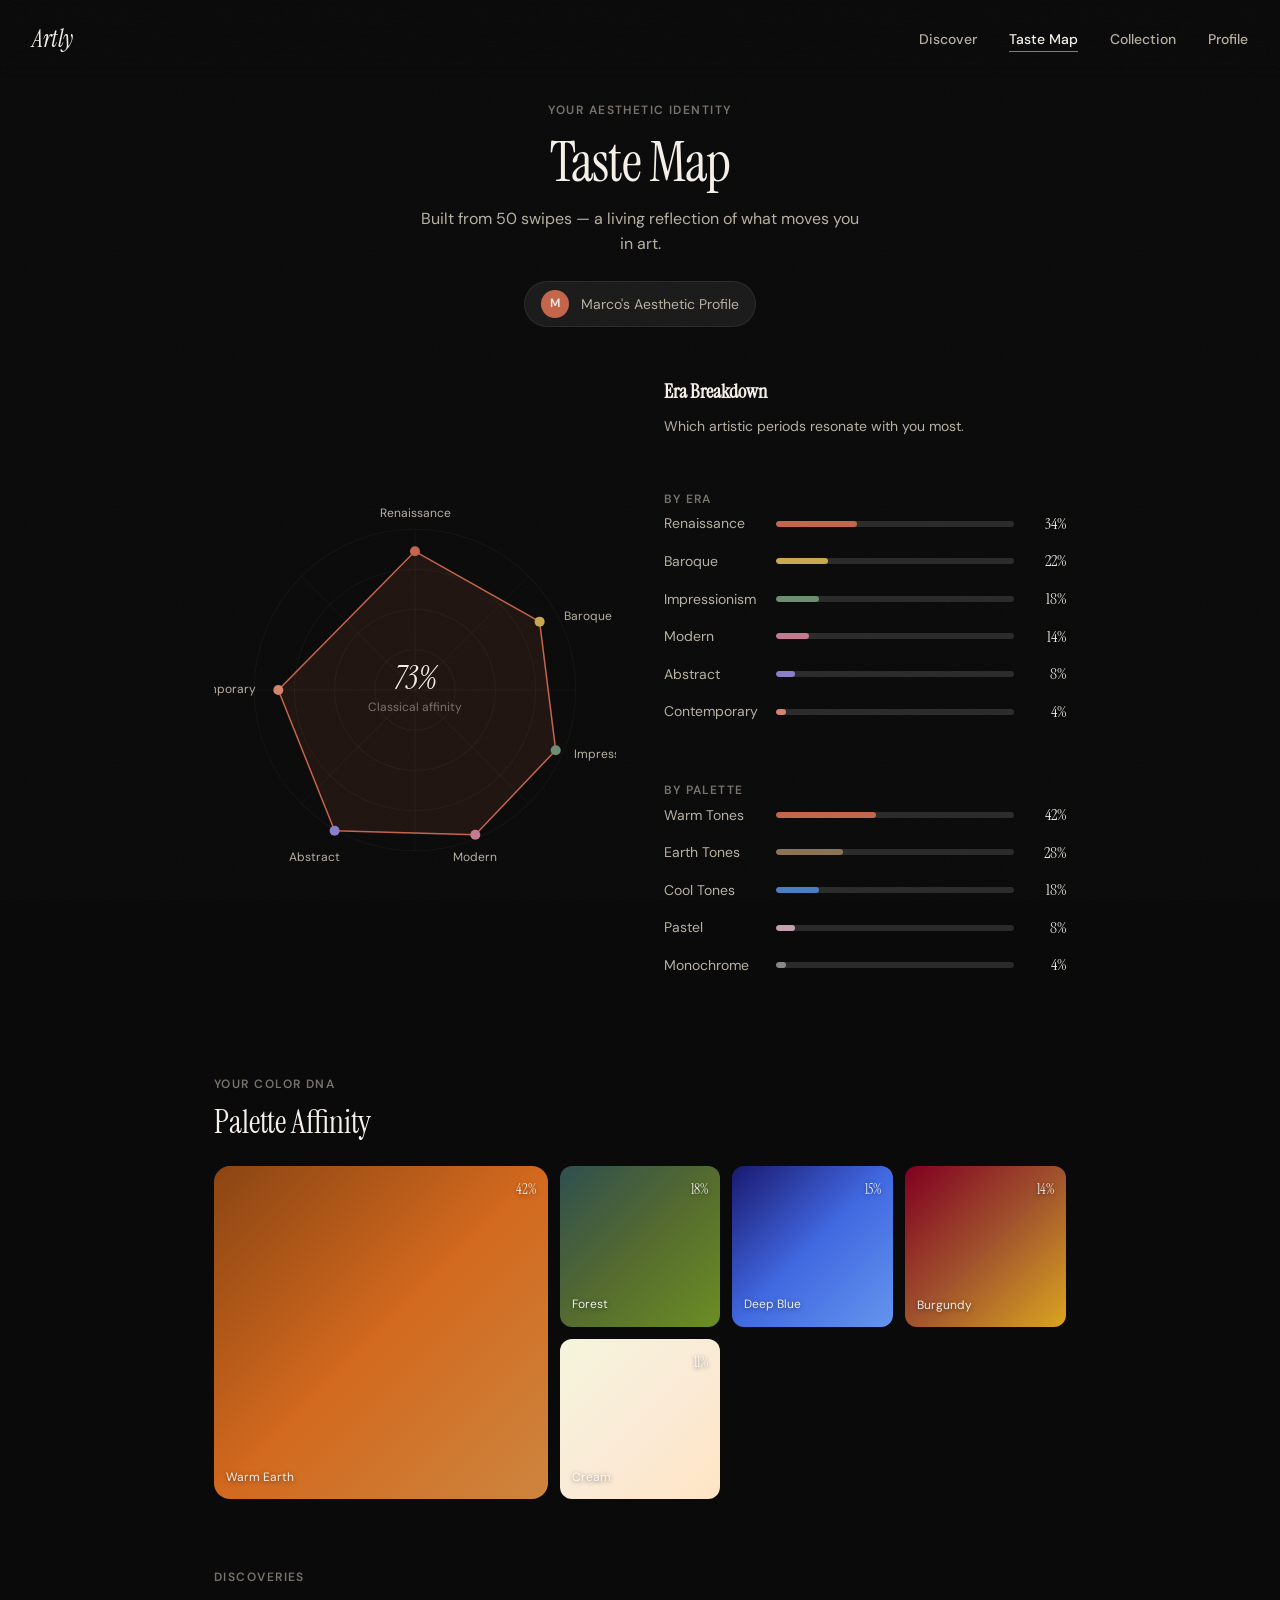
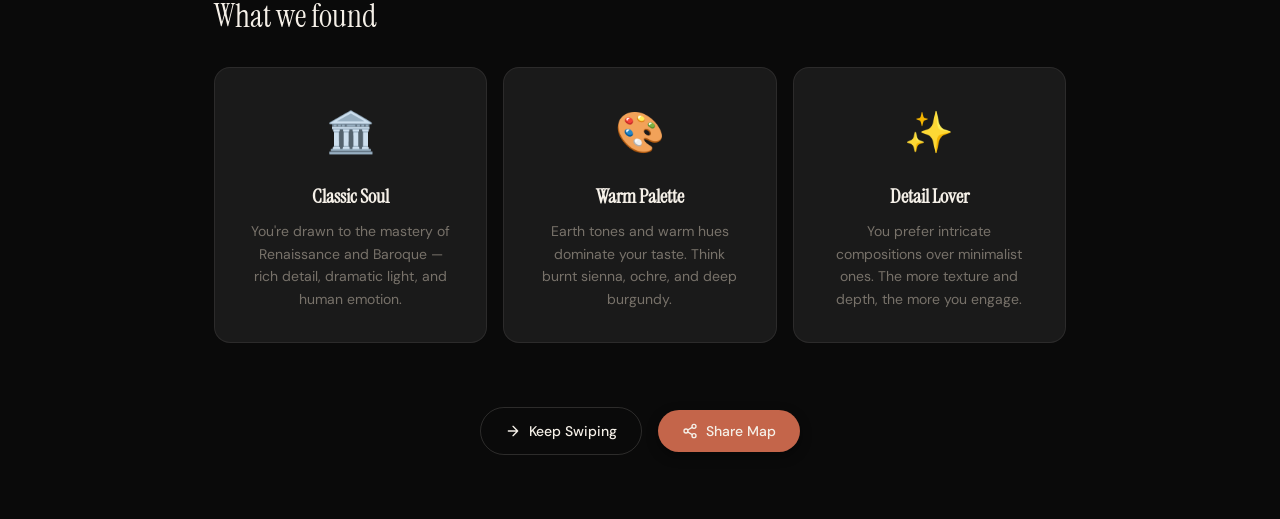
<file: docs/mockups/artly-app/map.html>
<!DOCTYPE html>
<html lang="en">
<head>
  <meta charset="UTF-8">
  <meta name="viewport" content="width=device-width, initial-scale=1.0">
  <title>Artly — Your Taste Map</title>
  <link rel="stylesheet" href="shared.css">
  <style>
    /* ─── Layout ─── */
    .map-page {
      min-height: 100vh;
      padding-top: var(--space-24);
      padding-bottom: var(--space-16);
    }

    /* ─── Header ─── */
    .map-header {
      text-align: center;
      margin-bottom: var(--space-12);
      padding: 0 var(--space-6);
    }

    .map-header-subtitle {
      max-width: 440px;
      margin: var(--space-4) auto 0;
    }

    .map-user {
      display: inline-flex;
      align-items: center;
      gap: var(--space-3);
      margin-top: var(--space-6);
      padding: var(--space-2) var(--space-4);
      border-radius: var(--radius-full);
      background: var(--color-bg-card);
      border: var(--border-subtle);
    }

    .map-user-avatar {
      width: 28px;
      height: 28px;
      border-radius: var(--radius-full);
      background: var(--color-terracotta);
      display: flex;
      align-items: center;
      justify-content: center;
      font-size: var(--text-xs);
      font-weight: 600;
    }

    .map-user-name {
      font-size: var(--text-sm);
      color: var(--color-ivory-muted);
    }

    /* ─── Map Visualization ─── */
    .map-viz {
      max-width: 900px;
      margin: 0 auto var(--space-16);
      padding: 0 var(--space-6);
      display: grid;
      grid-template-columns: 1fr 1fr;
      gap: var(--space-12);
      align-items: center;
    }

    .map-chart {
      position: relative;
      aspect-ratio: 1;
      display: flex;
      align-items: center;
      justify-content: center;
    }

    .map-chart svg {
      width: 100%;
      height: 100%;
    }

    .map-center-label {
      position: absolute;
      text-align: center;
    }

    .map-center-label-main {
      font-family: var(--font-display);
      font-size: var(--text-3xl);
      font-style: italic;
      color: var(--color-ivory);
      line-height: 1;
    }

    .map-center-label-sub {
      font-size: var(--text-xs);
      color: var(--color-ivory-dim);
      margin-top: var(--space-1);
    }

    /* ─── Breakdown ─── */
    .map-breakdown {
      display: flex;
      flex-direction: column;
      gap: var(--space-6);
    }

    .map-breakdown-title {
      font-family: var(--font-display);
      font-size: var(--text-xl);
      margin-bottom: var(--space-2);
    }

    .map-breakdown-section {
      margin-bottom: var(--space-4);
    }

    .map-breakdown-label {
      font-size: var(--text-xs);
      font-weight: 600;
      letter-spacing: 0.1em;
      text-transform: uppercase;
      color: var(--color-ivory-dim);
      margin-bottom: var(--space-3);
    }

    .map-item {
      display: flex;
      align-items: center;
      gap: var(--space-3);
      margin-bottom: var(--space-3);
    }

    .map-item-bar-wrap {
      flex: 1;
      height: 6px;
      background: var(--color-surface);
      border-radius: var(--radius-full);
      overflow: hidden;
    }

    .map-item-bar {
      height: 100%;
      border-radius: var(--radius-full);
      transition: width 1.2s var(--ease-out);
      width: 0;
    }

    .map-item-bar.animated {
      /* width set via inline style */
    }

    .map-item-name {
      font-size: var(--text-sm);
      color: var(--color-ivory-muted);
      min-width: 100px;
    }

    .map-item-percent {
      font-family: var(--font-display);
      font-size: var(--text-base);
      color: var(--color-ivory);
      min-width: 40px;
      text-align: right;
      font-variant-numeric: tabular-nums;
    }

    /* Colors for eras */
    .bar-renaissance { background: var(--color-terracotta); }
    .bar-baroque { background: var(--color-gold); }
    .bar-impressionism { background: var(--color-sage); }
    .bar-modern { background: var(--color-rose); }
    .bar-abstract { background: #8b7ec8; }
    .bar-contemporary { background: var(--color-terracotta-light); }

    /* Colors for palettes */
    .bar-warm { background: #c4654a; }
    .bar-cool { background: #4a7ec4; }
    .bar-earth { background: #8b7355; }
    .bar-pastel { background: #c4a0b0; }
    .bar-monochrome { background: #888; }

    /* ─── Palette Preview ─── */
    .palette-section {
      max-width: 900px;
      margin: 0 auto var(--space-16);
      padding: 0 var(--space-6);
    }

    .palette-header {
      display: flex;
      align-items: center;
      justify-content: space-between;
      margin-bottom: var(--space-6);
    }

    .palette-grid {
      display: grid;
      grid-template-columns: repeat(5, 1fr);
      gap: var(--space-3);
    }

    .palette-swatch {
      aspect-ratio: 1;
      border-radius: var(--radius-lg);
      position: relative;
      overflow: hidden;
      cursor: pointer;
      transition: all var(--duration-normal) var(--ease-out);
    }

    .palette-swatch:hover {
      transform: scale(1.05);
      box-shadow: var(--shadow-lg);
    }

    .palette-swatch:first-child {
      border-radius: var(--radius-xl);
      grid-row: span 2;
      grid-column: span 2;
    }

    .palette-swatch-label {
      position: absolute;
      bottom: var(--space-3);
      left: var(--space-3);
      font-size: var(--text-xs);
      color: rgba(255,255,255,0.9);
      text-shadow: 0 1px 4px rgba(0,0,0,0.5);
    }

    .palette-swatch-percent {
      position: absolute;
      top: var(--space-3);
      right: var(--space-3);
      font-family: var(--font-display);
      font-size: var(--text-sm);
      color: rgba(255,255,255,0.9);
      text-shadow: 0 1px 4px rgba(0,0,0,0.5);
    }

    /* ─── Insights ─── */
    .insights {
      max-width: 900px;
      margin: 0 auto var(--space-16);
      padding: 0 var(--space-6);
    }

    .insights-grid {
      display: grid;
      grid-template-columns: repeat(3, 1fr);
      gap: var(--space-4);
    }

    .insight-card {
      padding: var(--space-8);
      border-radius: var(--radius-xl);
      background: var(--color-bg-card);
      border: var(--border-subtle);
      text-align: center;
      transition: all var(--duration-normal) var(--ease-out);
    }

    .insight-card:hover {
      border-color: rgba(245, 240, 232, 0.12);
      transform: translateY(-2px);
    }

    .insight-emoji {
      font-size: var(--text-4xl);
      margin-bottom: var(--space-4);
    }

    .insight-title {
      font-family: var(--font-display);
      font-size: var(--text-xl);
      margin-bottom: var(--space-2);
    }

    .insight-desc {
      font-size: var(--text-sm);
      color: var(--color-ivory-dim);
      line-height: 1.6;
    }

    /* ─── Actions ─── */
    .map-actions {
      display: flex;
      align-items: center;
      justify-content: center;
      gap: var(--space-4);
      margin-top: var(--space-8);
    }

    .share-btn {
      display: inline-flex;
      align-items: center;
      gap: var(--space-2);
    }

    /* ─── Responsive ─── */
    @media (max-width: 768px) {
      .map-viz {
        grid-template-columns: 1fr;
        gap: var(--space-8);
      }

      .insights-grid {
        grid-template-columns: 1fr;
      }

      .palette-grid {
        grid-template-columns: repeat(3, 1fr);
      }

      .palette-swatch:first-child {
        grid-row: span 1;
        grid-column: span 1;
      }
    }

    @media (max-width: 480px) {
      .palette-grid {
        grid-template-columns: repeat(2, 1fr);
      }
    }
  </style>
</head>
<body>
  <div class="grain"></div>

  <!-- Navigation -->
  <nav class="nav">
    <a href="index.html" class="nav-logo"><em>Artly</em></a>
    <ul class="nav-links">
      <li><a href="swipe.html" class="nav-link">Discover</a></li>
      <li><a href="map.html" class="nav-link active">Taste Map</a></li>
      <li><a href="collection.html" class="nav-link">Collection</a></li>
      <li><a href="profile.html" class="nav-link">Profile</a></li>
    </ul>
  </nav>

  <main class="map-page">
    <!-- Header -->
    <header class="map-header animate-fade-in-up">
      <span class="text-label">Your Aesthetic Identity</span>
      <h1 class="heading-1" style="margin-top: var(--space-3);">Taste Map</h1>
      <p class="text-body map-header-subtitle">
        Built from 50 swipes — a living reflection of what moves you in art.
      </p>
      <div class="map-user">
        <div class="map-user-avatar">M</div>
        <span class="map-user-name">Marco's Aesthetic Profile</span>
      </div>
    </header>

    <!-- Map Visualization -->
    <div class="map-viz">
      <!-- Radar Chart -->
      <div class="map-chart animate-scale-in delay-2">
        <svg viewBox="0 0 400 400" id="radarChart">
          <!-- Grid circles -->
          <circle cx="200" cy="200" r="160" fill="none" stroke="rgba(245,240,232,0.04)" stroke-width="1"/>
          <circle cx="200" cy="200" r="120" fill="none" stroke="rgba(245,240,232,0.04)" stroke-width="1"/>
          <circle cx="200" cy="200" r="80" fill="none" stroke="rgba(245,240,232,0.04)" stroke-width="1"/>
          <circle cx="200" cy="200" r="40" fill="none" stroke="rgba(245,240,232,0.04)" stroke-width="1"/>

          <!-- Grid lines -->
          <line x1="200" y1="40" x2="200" y2="360" stroke="rgba(245,240,232,0.03)" stroke-width="1"/>
          <line x1="40" y1="200" x2="360" y2="200" stroke="rgba(245,240,232,0.03)" stroke-width="1"/>
          <line x1="87" y1="87" x2="313" y2="313" stroke="rgba(245,240,232,0.03)" stroke-width="1"/>
          <line x1="313" y1="87" x2="87" y2="313" stroke="rgba(245,240,232,0.03)" stroke-width="1"/>

          <!-- Data polygon -->
          <polygon id="radarPolygon" points="200,62 324,132 340,260 260,344 120,340 64,200"
            fill="rgba(196,101,74,0.12)" stroke="var(--color-terracotta)" stroke-width="1.5"
            stroke-linejoin="round" opacity="0"/>

          <!-- Data points -->
          <circle cx="200" cy="62" r="5" fill="var(--color-terracotta)" opacity="0" class="radar-dot"/>
          <circle cx="324" cy="132" r="5" fill="var(--color-gold)" opacity="0" class="radar-dot"/>
          <circle cx="340" cy="260" r="5" fill="var(--color-sage)" opacity="0" class="radar-dot"/>
          <circle cx="260" cy="344" r="5" fill="var(--color-rose)" opacity="0" class="radar-dot"/>
          <circle cx="120" cy="340" r="5" fill="#8b7ec8" opacity="0" class="radar-dot"/>
          <circle cx="64" cy="200" r="5" fill="var(--color-terracotta-light)" opacity="0" class="radar-dot"/>

          <!-- Labels -->
          <text x="200" y="28" text-anchor="middle" fill="var(--color-ivory-muted)" font-size="12" font-family="DM Sans">Renaissance</text>
          <text x="348" y="130" text-anchor="start" fill="var(--color-ivory-muted)" font-size="12" font-family="DM Sans">Baroque</text>
          <text x="358" y="268" text-anchor="start" fill="var(--color-ivory-muted)" font-size="12" font-family="DM Sans">Impressionism</text>
          <text x="260" y="370" text-anchor="middle" fill="var(--color-ivory-muted)" font-size="12" font-family="DM Sans">Modern</text>
          <text x="100" y="370" text-anchor="middle" fill="var(--color-ivory-muted)" font-size="12" font-family="DM Sans">Abstract</text>
          <text x="42" y="200" text-anchor="end" fill="var(--color-ivory-muted)" font-size="12" font-family="DM Sans" dominant-baseline="middle">Contemporary</text>
        </svg>

        <div class="map-center-label">
          <div class="map-center-label-main">73%</div>
          <div class="map-center-label-sub">Classical affinity</div>
        </div>
      </div>

      <!-- Breakdown -->
      <div class="map-breakdown">
        <div>
          <h3 class="map-breakdown-title">Era Breakdown</h3>
          <p class="text-body" style="font-size: var(--text-sm); margin-bottom: var(--space-6);">
            Which artistic periods resonate with you most.
          </p>
        </div>

        <div class="map-breakdown-section">
          <span class="map-breakdown-label">By Era</span>
          <div class="map-item">
            <span class="map-item-name">Renaissance</span>
            <div class="map-item-bar-wrap">
              <div class="map-item-bar bar-renaissance" data-width="34"></div>
            </div>
            <span class="map-item-percent">34%</span>
          </div>
          <div class="map-item">
            <span class="map-item-name">Baroque</span>
            <div class="map-item-bar-wrap">
              <div class="map-item-bar bar-baroque" data-width="22"></div>
            </div>
            <span class="map-item-percent">22%</span>
          </div>
          <div class="map-item">
            <span class="map-item-name">Impressionism</span>
            <div class="map-item-bar-wrap">
              <div class="map-item-bar bar-impressionism" data-width="18"></div>
            </div>
            <span class="map-item-percent">18%</span>
          </div>
          <div class="map-item">
            <span class="map-item-name">Modern</span>
            <div class="map-item-bar-wrap">
              <div class="map-item-bar bar-modern" data-width="14"></div>
            </div>
            <span class="map-item-percent">14%</span>
          </div>
          <div class="map-item">
            <span class="map-item-name">Abstract</span>
            <div class="map-item-bar-wrap">
              <div class="map-item-bar bar-abstract" data-width="8"></div>
            </div>
            <span class="map-item-percent">8%</span>
          </div>
          <div class="map-item">
            <span class="map-item-name">Contemporary</span>
            <div class="map-item-bar-wrap">
              <div class="map-item-bar bar-contemporary" data-width="4"></div>
            </div>
            <span class="map-item-percent">4%</span>
          </div>
        </div>

        <div class="map-breakdown-section">
          <span class="map-breakdown-label">By Palette</span>
          <div class="map-item">
            <span class="map-item-name">Warm Tones</span>
            <div class="map-item-bar-wrap">
              <div class="map-item-bar bar-warm" data-width="42"></div>
            </div>
            <span class="map-item-percent">42%</span>
          </div>
          <div class="map-item">
            <span class="map-item-name">Earth Tones</span>
            <div class="map-item-bar-wrap">
              <div class="map-item-bar bar-earth" data-width="28"></div>
            </div>
            <span class="map-item-percent">28%</span>
          </div>
          <div class="map-item">
            <span class="map-item-name">Cool Tones</span>
            <div class="map-item-bar-wrap">
              <div class="map-item-bar bar-cool" data-width="18"></div>
            </div>
            <span class="map-item-percent">18%</span>
          </div>
          <div class="map-item">
            <span class="map-item-name">Pastel</span>
            <div class="map-item-bar-wrap">
              <div class="map-item-bar bar-pastel" data-width="8"></div>
            </div>
            <span class="map-item-percent">8%</span>
          </div>
          <div class="map-item">
            <span class="map-item-name">Monochrome</span>
            <div class="map-item-bar-wrap">
              <div class="map-item-bar bar-monochrome" data-width="4"></div>
            </div>
            <span class="map-item-percent">4%</span>
          </div>
        </div>
      </div>
    </div>

    <!-- Palette Preview -->
    <section class="palette-section">
      <div class="palette-header">
        <div>
          <span class="text-label">Your Color DNA</span>
          <h3 class="heading-3" style="margin-top: var(--space-2);">Palette Affinity</h3>
        </div>
      </div>
      <div class="palette-grid">
        <div class="palette-swatch animate-fade-in-up delay-1" style="background: linear-gradient(135deg, #8B4513, #D2691E, #CD853F);">
          <span class="palette-swatch-label">Warm Earth</span>
          <span class="palette-swatch-percent">42%</span>
        </div>
        <div class="palette-swatch animate-fade-in-up delay-2" style="background: linear-gradient(135deg, #2F4F4F, #556B2F, #6B8E23);">
          <span class="palette-swatch-label">Forest</span>
          <span class="palette-swatch-percent">18%</span>
        </div>
        <div class="palette-swatch animate-fade-in-up delay-3" style="background: linear-gradient(135deg, #191970, #4169E1, #6495ED);">
          <span class="palette-swatch-label">Deep Blue</span>
          <span class="palette-swatch-percent">15%</span>
        </div>
        <div class="palette-swatch animate-fade-in-up delay-4" style="background: linear-gradient(135deg, #800020, #A0522D, #DAA520);">
          <span class="palette-swatch-label">Burgundy</span>
          <span class="palette-swatch-percent">14%</span>
        </div>
        <div class="palette-swatch animate-fade-in-up delay-5" style="background: linear-gradient(135deg, #F5F5DC, #FAEBD7, #FFE4C4);">
          <span class="palette-swatch-label">Cream</span>
          <span class="palette-swatch-percent">11%</span>
        </div>
      </div>
    </section>

    <!-- Insights -->
    <section class="insights">
      <div style="margin-bottom: var(--space-8);">
        <span class="text-label">Discoveries</span>
        <h3 class="heading-3" style="margin-top: var(--space-2);">What we found</h3>
      </div>
      <div class="insights-grid">
        <div class="insight-card animate-fade-in-up delay-1">
          <div class="insight-emoji">🏛️</div>
          <h4 class="insight-title">Classic Soul</h4>
          <p class="insight-desc">
            You're drawn to the mastery of Renaissance and Baroque — rich detail, dramatic light, and human emotion.
          </p>
        </div>
        <div class="insight-card animate-fade-in-up delay-2">
          <div class="insight-emoji">🎨</div>
          <h4 class="insight-title">Warm Palette</h4>
          <p class="insight-desc">
            Earth tones and warm hues dominate your taste. Think burnt sienna, ochre, and deep burgundy.
          </p>
        </div>
        <div class="insight-card animate-fade-in-up delay-3">
          <div class="insight-emoji">✨</div>
          <h4 class="insight-title">Detail Lover</h4>
          <p class="insight-desc">
            You prefer intricate compositions over minimalist ones. The more texture and depth, the more you engage.
          </p>
        </div>
      </div>
    </section>

    <!-- Actions -->
    <div style="text-align: center; padding: 0 var(--space-6);">
      <div class="map-actions animate-fade-in-up delay-4">
        <a href="swipe.html" class="btn btn-secondary">
          <svg width="16" height="16" viewBox="0 0 24 24" fill="none" stroke="currentColor" stroke-width="2" stroke-linecap="round" stroke-linejoin="round">
            <path d="M5 12h14M12 5l7 7-7 7"/>
          </svg>
          Keep Swiping
        </a>
        <button class="btn btn-primary share-btn" onclick="shareMap()">
          <svg width="16" height="16" viewBox="0 0 24 24" fill="none" stroke="currentColor" stroke-width="2" stroke-linecap="round" stroke-linejoin="round">
            <circle cx="18" cy="5" r="3"/><circle cx="6" cy="12" r="3"/><circle cx="18" cy="19" r="3"/>
            <line x1="8.59" y1="13.51" x2="15.42" y2="17.49"/><line x1="15.41" y1="6.51" x2="8.59" y2="10.49"/>
          </svg>
          Share Map
        </button>
      </div>
    </div>
  </main>

  <script>
    // ─── Animate bars on scroll ───
    const barObserver = new IntersectionObserver((entries) => {
      entries.forEach(entry => {
        if (entry.isIntersecting) {
          const bars = entry.target.querySelectorAll('.map-item-bar');
          bars.forEach((bar, i) => {
            setTimeout(() => {
              bar.style.width = bar.dataset.width + '%';
            }, i * 100);
          });
          barObserver.unobserve(entry.target);
        }
      });
    }, { threshold: 0.2 });

    document.querySelectorAll('.map-breakdown-section').forEach(section => {
      barObserver.observe(section);
    });

    // ─── Animate radar chart ───
    const radarObserver = new IntersectionObserver((entries) => {
      entries.forEach(entry => {
        if (entry.isIntersecting) {
          const polygon = document.getElementById('radarPolygon');
          const dots = document.querySelectorAll('.radar-dot');

          setTimeout(() => {
            polygon.style.transition = 'opacity 0.8s ease';
            polygon.style.opacity = '1';
          }, 300);

          dots.forEach((dot, i) => {
            setTimeout(() => {
              dot.style.transition = 'opacity 0.4s ease';
              dot.style.opacity = '1';
            }, 500 + i * 100);
          });

          radarObserver.unobserve(entry.target);
        }
      });
    }, { threshold: 0.3 });

    radarObserver.observe(document.querySelector('.map-chart'));

    // ─── Share function ───
    function shareMap() {
      if (navigator.share) {
        navigator.share({
          title: 'My Artly Taste Map',
          text: 'I discovered my aesthetic identity on Artly — 34% Renaissance, 22% Baroque. What\'s yours?',
          url: window.location.href
        });
      } else {
        navigator.clipboard.writeText(window.location.href);
        alert('Link copied to clipboard!');
      }
    }
  </script>
</body>
</html>
</file>
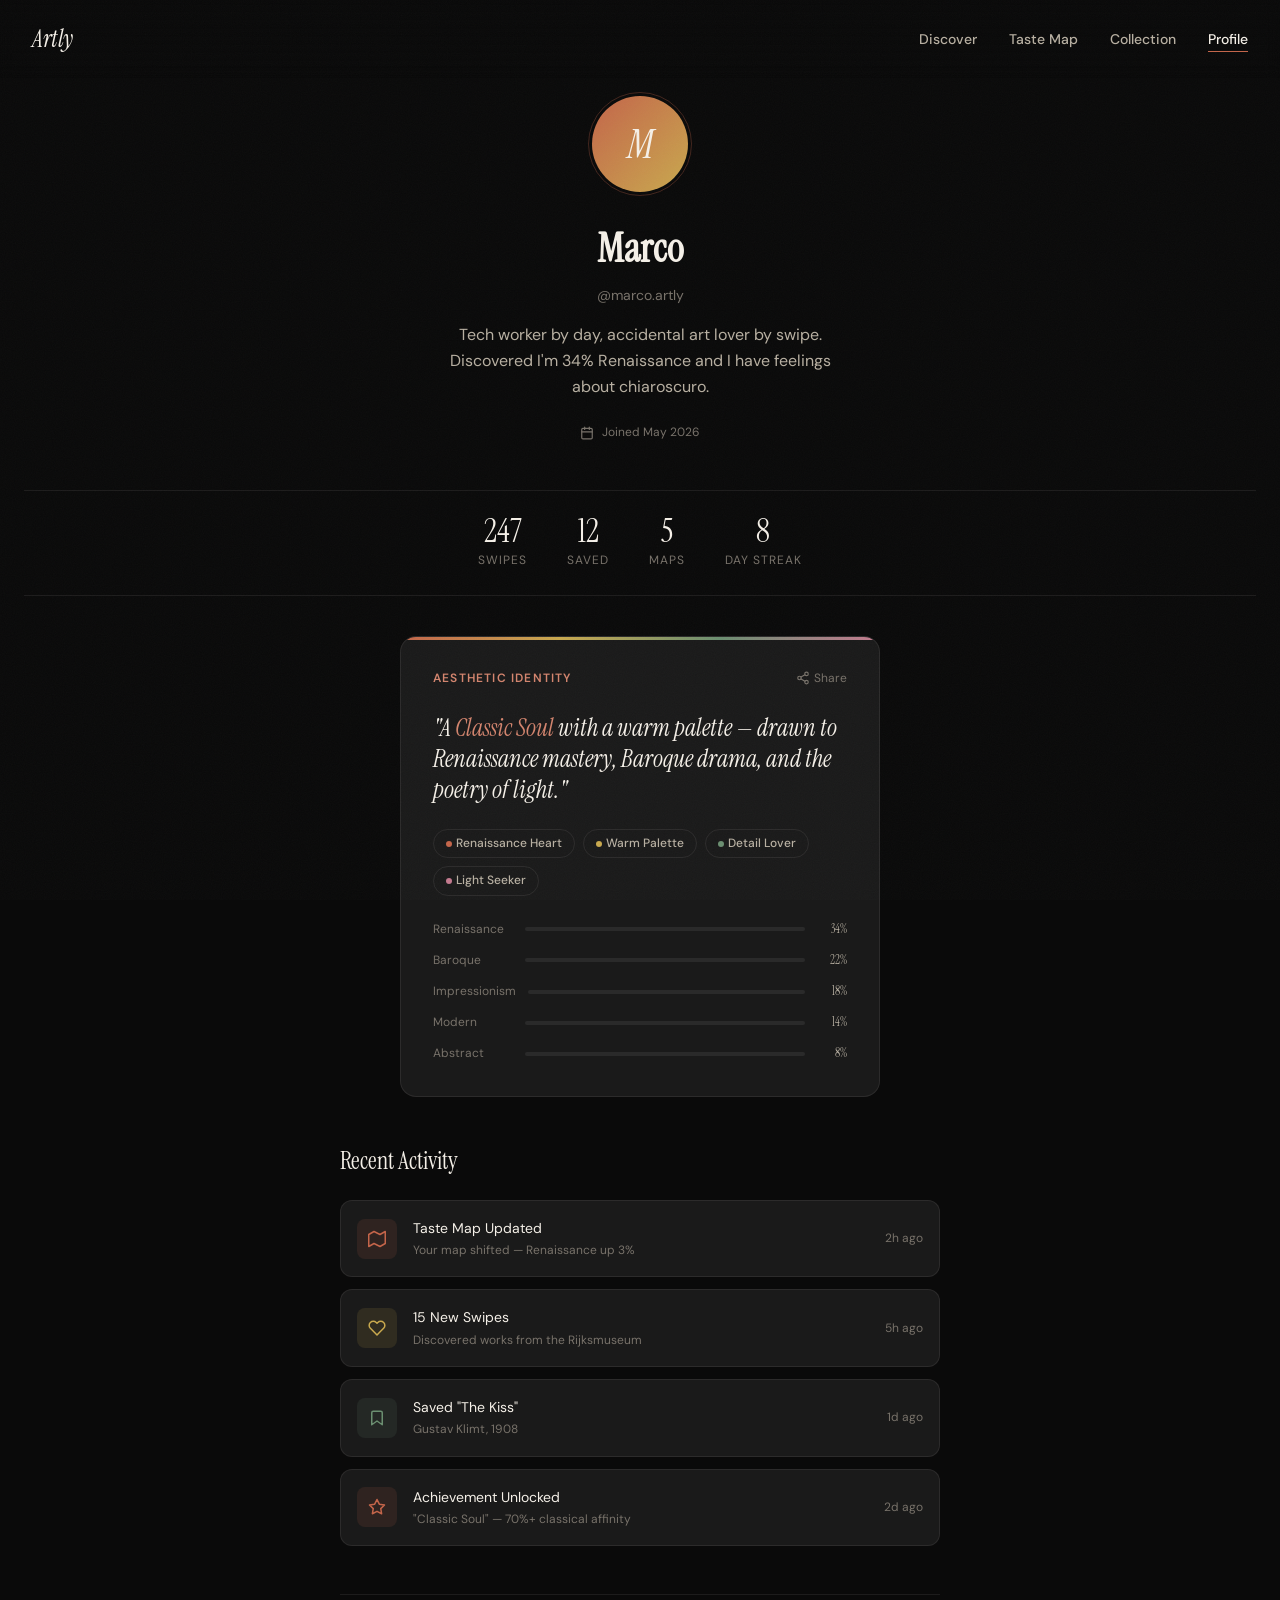
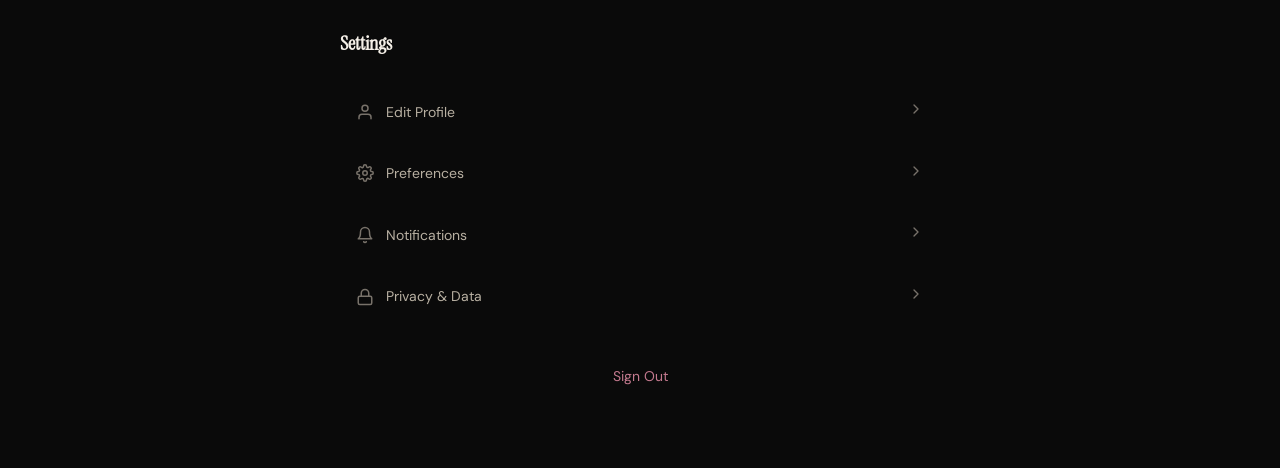
<file: docs/mockups/artly-app/profile.html>
<!DOCTYPE html>
<html lang="en">
<head>
  <meta charset="UTF-8">
  <meta name="viewport" content="width=device-width, initial-scale=1.0">
  <title>Artly — Profile</title>
  <link rel="stylesheet" href="shared.css">
  <style>
    /* ─── Layout ─── */
    .profile-page {
      min-height: 100vh;
      padding: var(--space-24) var(--space-6) var(--space-16);
    }

    /* ─── Profile Header ─── */
    .profile-header {
      max-width: 600px;
      margin: 0 auto var(--space-12);
      text-align: center;
    }

    .profile-avatar-wrap {
      position: relative;
      display: inline-block;
      margin-bottom: var(--space-6);
    }

    .profile-avatar {
      width: 96px;
      height: 96px;
      border-radius: var(--radius-full);
      background: linear-gradient(135deg, var(--color-terracotta), var(--color-gold));
      display: flex;
      align-items: center;
      justify-content: center;
      font-family: var(--font-display);
      font-size: var(--text-4xl);
      font-style: italic;
      color: var(--color-ivory);
      position: relative;
      z-index: 1;
    }

    .profile-avatar-ring {
      position: absolute;
      inset: -4px;
      border-radius: var(--radius-full);
      border: 1px solid rgba(196, 101, 74, 0.3);
      animation: pulse-glow 3s ease-in-out infinite;
    }

    .profile-name {
      font-family: var(--font-display);
      font-size: var(--text-4xl);
      margin-bottom: var(--space-1);
    }

    .profile-handle {
      font-size: var(--text-sm);
      color: var(--color-ivory-dim);
      margin-bottom: var(--space-4);
    }

    .profile-bio {
      font-size: var(--text-base);
      color: var(--color-ivory-muted);
      line-height: 1.6;
      max-width: 400px;
      margin: 0 auto var(--space-6);
    }

    .profile-joined {
      font-size: var(--text-xs);
      color: var(--color-ivory-dim);
      display: flex;
      align-items: center;
      justify-content: center;
      gap: var(--space-2);
    }

    .profile-joined svg {
      width: 14px;
      height: 14px;
    }

    /* ─── Stats ─── */
    .profile-stats {
      display: flex;
      justify-content: center;
      gap: var(--space-10);
      margin-bottom: var(--space-10);
      padding: var(--space-6) 0;
      border-top: var(--border-subtle);
      border-bottom: var(--border-subtle);
    }

    .stat {
      text-align: center;
    }

    .stat-value {
      font-family: var(--font-display);
      font-size: var(--text-3xl);
      color: var(--color-ivory);
      line-height: 1;
      margin-bottom: var(--space-1);
    }

    .stat-label {
      font-size: var(--text-xs);
      color: var(--color-ivory-dim);
      text-transform: uppercase;
      letter-spacing: 0.08em;
    }

    /* ─── Identity Card ─── */
    .identity-card {
      max-width: 480px;
      margin: 0 auto var(--space-12);
      padding: var(--space-8);
      border-radius: var(--radius-xl);
      background: var(--color-bg-card);
      border: var(--border-subtle);
      position: relative;
      overflow: hidden;
    }

    .identity-card::before {
      content: '';
      position: absolute;
      top: 0;
      left: 0;
      right: 0;
      height: 3px;
      background: linear-gradient(90deg, var(--color-terracotta), var(--color-gold), var(--color-sage), var(--color-rose));
    }

    .identity-card-header {
      display: flex;
      align-items: center;
      justify-content: space-between;
      margin-bottom: var(--space-6);
    }

    .identity-card-label {
      font-size: var(--text-xs);
      font-weight: 600;
      letter-spacing: 0.1em;
      text-transform: uppercase;
      color: var(--color-terracotta-light);
    }

    .identity-card-share {
      font-size: var(--text-xs);
      color: var(--color-ivory-dim);
      display: flex;
      align-items: center;
      gap: var(--space-1);
      cursor: pointer;
      transition: color var(--duration-fast);
    }

    .identity-card-share:hover {
      color: var(--color-ivory);
    }

    .identity-card-share svg {
      width: 14px;
      height: 14px;
    }

    .identity-quote {
      font-family: var(--font-display);
      font-size: var(--text-2xl);
      font-style: italic;
      line-height: 1.3;
      color: var(--color-ivory);
      margin-bottom: var(--space-6);
    }

    .identity-quote span {
      color: var(--color-terracotta-light);
    }

    .identity-traits {
      display: flex;
      flex-wrap: wrap;
      gap: var(--space-2);
      margin-bottom: var(--space-6);
    }

    .identity-trait {
      display: inline-flex;
      align-items: center;
      gap: var(--space-1);
      padding: var(--space-1) var(--space-3);
      border-radius: var(--radius-full);
      font-size: var(--text-xs);
      font-weight: 500;
      border: var(--border-subtle);
      color: var(--color-ivory-muted);
    }

    .identity-trait-dot {
      width: 6px;
      height: 6px;
      border-radius: var(--radius-full);
    }

    .identity-bars {
      display: flex;
      flex-direction: column;
      gap: var(--space-3);
    }

    .identity-bar-row {
      display: flex;
      align-items: center;
      gap: var(--space-3);
    }

    .identity-bar-label {
      font-size: var(--text-xs);
      color: var(--color-ivory-dim);
      min-width: 80px;
    }

    .identity-bar-track {
      flex: 1;
      height: 4px;
      background: var(--color-surface);
      border-radius: var(--radius-full);
      overflow: hidden;
    }

    .identity-bar-fill {
      height: 100%;
      border-radius: var(--radius-full);
      width: 0;
      transition: width 1.5s var(--ease-out);
    }

    .identity-bar-percent {
      font-family: var(--font-display);
      font-size: var(--text-xs);
      color: var(--color-ivory-muted);
      min-width: 30px;
      text-align: right;
    }

    /* ─── Activity ─── */
    .activity-section {
      max-width: 600px;
      margin: 0 auto;
    }

    .activity-header {
      display: flex;
      align-items: center;
      justify-content: space-between;
      margin-bottom: var(--space-6);
    }

    .activity-list {
      display: flex;
      flex-direction: column;
      gap: var(--space-3);
    }

    .activity-item {
      display: flex;
      align-items: center;
      gap: var(--space-4);
      padding: var(--space-4);
      border-radius: var(--radius-lg);
      background: var(--color-bg-card);
      border: var(--border-subtle);
      transition: all var(--duration-normal) var(--ease-out);
      cursor: pointer;
    }

    .activity-item:hover {
      border-color: rgba(245, 240, 232, 0.12);
      transform: translateX(4px);
    }

    .activity-icon {
      width: 40px;
      height: 40px;
      border-radius: var(--radius-md);
      display: flex;
      align-items: center;
      justify-content: center;
      flex-shrink: 0;
    }

    .activity-icon svg {
      width: 18px;
      height: 18px;
    }

    .activity-icon-map {
      background: rgba(196, 101, 74, 0.12);
      color: var(--color-terracotta);
    }

    .activity-icon-swipe {
      background: rgba(201, 169, 78, 0.12);
      color: var(--color-gold);
    }

    .activity-icon-save {
      background: rgba(107, 143, 113, 0.12);
      color: var(--color-sage);
    }

    .activity-content {
      flex: 1;
    }

    .activity-title {
      font-size: var(--text-sm);
      color: var(--color-ivory);
      margin-bottom: 2px;
    }

    .activity-desc {
      font-size: var(--text-xs);
      color: var(--color-ivory-dim);
    }

    .activity-time {
      font-size: var(--text-xs);
      color: var(--color-ivory-dim);
      white-space: nowrap;
    }

    /* ─── Settings Section ─── */
    .settings-section {
      max-width: 600px;
      margin: var(--space-12) auto 0;
      padding-top: var(--space-8);
      border-top: var(--border-subtle);
    }

    .settings-title {
      font-family: var(--font-display);
      font-size: var(--text-xl);
      margin-bottom: var(--space-6);
    }

    .settings-list {
      display: flex;
      flex-direction: column;
      gap: var(--space-1);
    }

    .settings-item {
      display: flex;
      align-items: center;
      justify-content: space-between;
      padding: var(--space-4);
      border-radius: var(--radius-lg);
      cursor: pointer;
      transition: background var(--duration-fast);
    }

    .settings-item:hover {
      background: rgba(245, 240, 232, 0.03);
    }

    .settings-item-left {
      display: flex;
      align-items: center;
      gap: var(--space-3);
    }

    .settings-item-left svg {
      width: 18px;
      height: 18px;
      color: var(--color-ivory-dim);
    }

    .settings-item-text {
      font-size: var(--text-sm);
      color: var(--color-ivory-muted);
    }

    .settings-item-arrow {
      color: var(--color-ivory-dim);
    }

    .settings-item-arrow svg {
      width: 16px;
      height: 16px;
    }

    .settings-signout {
      margin-top: var(--space-6);
      padding: var(--space-4);
      text-align: center;
      font-size: var(--text-sm);
      color: var(--color-rose);
      cursor: pointer;
      border-radius: var(--radius-lg);
      transition: background var(--duration-fast);
    }

    .settings-signout:hover {
      background: rgba(196, 122, 143, 0.06);
    }

    /* ─── Responsive ─── */
    @media (max-width: 640px) {
      .profile-stats {
        gap: var(--space-6);
      }

      .identity-card {
        padding: var(--space-6);
      }
    }
  </style>
</head>
<body>
  <div class="grain"></div>

  <!-- Navigation -->
  <nav class="nav">
    <a href="index.html" class="nav-logo"><em>Artly</em></a>
    <ul class="nav-links">
      <li><a href="swipe.html" class="nav-link">Discover</a></li>
      <li><a href="map.html" class="nav-link">Taste Map</a></li>
      <li><a href="collection.html" class="nav-link">Collection</a></li>
      <li><a href="profile.html" class="nav-link active">Profile</a></li>
    </ul>
  </nav>

  <main class="profile-page">
    <!-- Profile Header -->
    <div class="profile-header animate-fade-in-up">
      <div class="profile-avatar-wrap">
        <div class="profile-avatar">M</div>
        <div class="profile-avatar-ring"></div>
      </div>
      <h1 class="profile-name">Marco</h1>
      <p class="profile-handle">@marco.artly</p>
      <p class="profile-bio">
        Tech worker by day, accidental art lover by swipe. Discovered I'm 34% Renaissance and I have feelings about chiaroscuro.
      </p>
      <div class="profile-joined">
        <svg viewBox="0 0 24 24" fill="none" stroke="currentColor" stroke-width="2" stroke-linecap="round" stroke-linejoin="round">
          <rect x="3" y="4" width="18" height="18" rx="2" ry="2"/><line x1="16" y1="2" x2="16" y2="6"/><line x1="8" y1="2" x2="8" y2="6"/><line x1="3" y1="10" x2="21" y2="10"/>
        </svg>
        Joined May 2026
      </div>
    </div>

    <!-- Stats -->
    <div class="profile-stats animate-fade-in-up delay-1">
      <div class="stat">
        <div class="stat-value">247</div>
        <div class="stat-label">Swipes</div>
      </div>
      <div class="stat">
        <div class="stat-value">12</div>
        <div class="stat-label">Saved</div>
      </div>
      <div class="stat">
        <div class="stat-value">5</div>
        <div class="stat-label">Maps</div>
      </div>
      <div class="stat">
        <div class="stat-value">8</div>
        <div class="stat-label">Day Streak</div>
      </div>
    </div>

    <!-- Identity Card -->
    <div class="identity-card animate-fade-in-up delay-2">
      <div class="identity-card-header">
        <span class="identity-card-label">Aesthetic Identity</span>
        <span class="identity-card-share" onclick="shareProfile()">
          <svg viewBox="0 0 24 24" fill="none" stroke="currentColor" stroke-width="2" stroke-linecap="round" stroke-linejoin="round">
            <circle cx="18" cy="5" r="3"/><circle cx="6" cy="12" r="3"/><circle cx="18" cy="19" r="3"/>
            <line x1="8.59" y1="13.51" x2="15.42" y2="17.49"/><line x1="15.41" y1="6.51" x2="8.59" y2="10.49"/>
          </svg>
          Share
        </span>
      </div>

      <p class="identity-quote">
        "A <span>Classic Soul</span> with a warm palette — drawn to Renaissance mastery, Baroque drama, and the poetry of light."
      </p>

      <div class="identity-traits">
        <span class="identity-trait">
          <span class="identity-trait-dot" style="background: var(--color-terracotta);"></span>
          Renaissance Heart
        </span>
        <span class="identity-trait">
          <span class="identity-trait-dot" style="background: var(--color-gold);"></span>
          Warm Palette
        </span>
        <span class="identity-trait">
          <span class="identity-trait-dot" style="background: var(--color-sage);"></span>
          Detail Lover
        </span>
        <span class="identity-trait">
          <span class="identity-trait-dot" style="background: var(--color-rose);"></span>
          Light Seeker
        </span>
      </div>

      <div class="identity-bars">
        <div class="identity-bar-row">
          <span class="identity-bar-label">Renaissance</span>
          <div class="identity-bar-track">
            <div class="identity-bar-fill bar-renaissance" data-width="34"></div>
          </div>
          <span class="identity-bar-percent">34%</span>
        </div>
        <div class="identity-bar-row">
          <span class="identity-bar-label">Baroque</span>
          <div class="identity-bar-track">
            <div class="identity-bar-fill bar-baroque" data-width="22"></div>
          </div>
          <span class="identity-bar-percent">22%</span>
        </div>
        <div class="identity-bar-row">
          <span class="identity-bar-label">Impressionism</span>
          <div class="identity-bar-track">
            <div class="identity-bar-fill bar-impressionism" data-width="18"></div>
          </div>
          <span class="identity-bar-percent">18%</span>
        </div>
        <div class="identity-bar-row">
          <span class="identity-bar-label">Modern</span>
          <div class="identity-bar-track">
            <div class="identity-bar-fill bar-modern" data-width="14"></div>
          </div>
          <span class="identity-bar-percent">14%</span>
        </div>
        <div class="identity-bar-row">
          <span class="identity-bar-label">Abstract</span>
          <div class="identity-bar-track">
            <div class="identity-bar-fill bar-abstract" data-width="8"></div>
          </div>
          <span class="identity-bar-percent">8%</span>
        </div>
      </div>
    </div>

    <!-- Recent Activity -->
    <section class="activity-section animate-fade-in-up delay-3">
      <div class="activity-header">
        <h3 class="heading-4">Recent Activity</h3>
      </div>

      <div class="activity-list">
        <div class="activity-item">
          <div class="activity-icon activity-icon-map">
            <svg viewBox="0 0 24 24" fill="none" stroke="currentColor" stroke-width="2" stroke-linecap="round" stroke-linejoin="round">
              <polygon points="1 6 1 22 8 18 16 22 23 18 23 2 16 6 8 2 1 6"/>
            </svg>
          </div>
          <div class="activity-content">
            <p class="activity-title">Taste Map Updated</p>
            <p class="activity-desc">Your map shifted — Renaissance up 3%</p>
          </div>
          <span class="activity-time">2h ago</span>
        </div>

        <div class="activity-item">
          <div class="activity-icon activity-icon-swipe">
            <svg viewBox="0 0 24 24" fill="none" stroke="currentColor" stroke-width="2" stroke-linecap="round" stroke-linejoin="round">
              <path d="M20.84 4.61a5.5 5.5 0 00-7.78 0L12 5.67l-1.06-1.06a5.5 5.5 0 00-7.78 7.78l1.06 1.06L12 21.23l7.78-7.78 1.06-1.06a5.5 5.5 0 000-7.78z"/>
            </svg>
          </div>
          <div class="activity-content">
            <p class="activity-title">15 New Swipes</p>
            <p class="activity-desc">Discovered works from the Rijksmuseum</p>
          </div>
          <span class="activity-time">5h ago</span>
        </div>

        <div class="activity-item">
          <div class="activity-icon activity-icon-save">
            <svg viewBox="0 0 24 24" fill="none" stroke="currentColor" stroke-width="2" stroke-linecap="round" stroke-linejoin="round">
              <path d="M19 21l-7-5-7 5V5a2 2 0 012-2h10a2 2 0 012 2z"/>
            </svg>
          </div>
          <div class="activity-content">
            <p class="activity-title">Saved "The Kiss"</p>
            <p class="activity-desc">Gustav Klimt, 1908</p>
          </div>
          <span class="activity-time">1d ago</span>
        </div>

        <div class="activity-item">
          <div class="activity-icon activity-icon-map">
            <svg viewBox="0 0 24 24" fill="none" stroke="currentColor" stroke-width="2" stroke-linecap="round" stroke-linejoin="round">
              <polygon points="12 2 15.09 8.26 22 9.27 17 14.14 18.18 21.02 12 17.77 5.82 21.02 7 14.14 2 9.27 8.91 8.26 12 2"/>
            </svg>
          </div>
          <div class="activity-content">
            <p class="activity-title">Achievement Unlocked</p>
            <p class="activity-desc">"Classic Soul" — 70%+ classical affinity</p>
          </div>
          <span class="activity-time">2d ago</span>
        </div>
      </div>
    </section>

    <!-- Settings -->
    <div class="settings-section animate-fade-in-up delay-4">
      <h3 class="settings-title">Settings</h3>
      <div class="settings-list">
        <div class="settings-item">
          <div class="settings-item-left">
            <svg viewBox="0 0 24 24" fill="none" stroke="currentColor" stroke-width="2" stroke-linecap="round" stroke-linejoin="round">
              <path d="M20 21v-2a4 4 0 00-4-4H8a4 4 0 00-4 4v2"/><circle cx="12" cy="7" r="4"/>
            </svg>
            <span class="settings-item-text">Edit Profile</span>
          </div>
          <span class="settings-item-arrow">
            <svg viewBox="0 0 24 24" fill="none" stroke="currentColor" stroke-width="2" stroke-linecap="round" stroke-linejoin="round">
              <polyline points="9 18 15 12 9 6"/>
            </svg>
          </span>
        </div>

        <div class="settings-item">
          <div class="settings-item-left">
            <svg viewBox="0 0 24 24" fill="none" stroke="currentColor" stroke-width="2" stroke-linecap="round" stroke-linejoin="round">
              <circle cx="12" cy="12" r="3"/><path d="M19.4 15a1.65 1.65 0 00.33 1.82l.06.06a2 2 0 010 2.83 2 2 0 01-2.83 0l-.06-.06a1.65 1.65 0 00-1.82-.33 1.65 1.65 0 00-1 1.51V21a2 2 0 01-2 2 2 2 0 01-2-2v-.09A1.65 1.65 0 009 19.4a1.65 1.65 0 00-1.82.33l-.06.06a2 2 0 01-2.83 0 2 2 0 010-2.83l.06-.06A1.65 1.65 0 004.68 15a1.65 1.65 0 00-1.51-1H3a2 2 0 01-2-2 2 2 0 012-2h.09A1.65 1.65 0 004.6 9a1.65 1.65 0 00-.33-1.82l-.06-.06a2 2 0 010-2.83 2 2 0 012.83 0l.06.06A1.65 1.65 0 009 4.68a1.65 1.65 0 001-1.51V3a2 2 0 012-2 2 2 0 012 2v.09a1.65 1.65 0 001 1.51 1.65 1.65 0 001.82-.33l.06-.06a2 2 0 012.83 0 2 2 0 010 2.83l-.06.06a1.65 1.65 0 00-.33 1.82V9a1.65 1.65 0 001.51 1H21a2 2 0 012 2 2 2 0 01-2 2h-.09a1.65 1.65 0 00-1.51 1z"/>
            </svg>
            <span class="settings-item-text">Preferences</span>
          </div>
          <span class="settings-item-arrow">
            <svg viewBox="0 0 24 24" fill="none" stroke="currentColor" stroke-width="2" stroke-linecap="round" stroke-linejoin="round">
              <polyline points="9 18 15 12 9 6"/>
            </svg>
          </span>
        </div>

        <div class="settings-item">
          <div class="settings-item-left">
            <svg viewBox="0 0 24 24" fill="none" stroke="currentColor" stroke-width="2" stroke-linecap="round" stroke-linejoin="round">
              <path d="M18 8A6 6 0 006 8c0 7-3 9-3 9h18s-3-2-3-9"/><path d="M13.73 21a2 2 0 01-3.46 0"/>
            </svg>
            <span class="settings-item-text">Notifications</span>
          </div>
          <span class="settings-item-arrow">
            <svg viewBox="0 0 24 24" fill="none" stroke="currentColor" stroke-width="2" stroke-linecap="round" stroke-linejoin="round">
              <polyline points="9 18 15 12 9 6"/>
            </svg>
          </span>
        </div>

        <div class="settings-item">
          <div class="settings-item-left">
            <svg viewBox="0 0 24 24" fill="none" stroke="currentColor" stroke-width="2" stroke-linecap="round" stroke-linejoin="round">
              <rect x="3" y="11" width="18" height="11" rx="2" ry="2"/><path d="M7 11V7a5 5 0 0110 0v4"/>
            </svg>
            <span class="settings-item-text">Privacy & Data</span>
          </div>
          <span class="settings-item-arrow">
            <svg viewBox="0 0 24 24" fill="none" stroke="currentColor" stroke-width="2" stroke-linecap="round" stroke-linejoin="round">
              <polyline points="9 18 15 12 9 6"/>
            </svg>
          </span>
        </div>
      </div>

      <div class="settings-signout" onclick="signOut()">
        Sign Out
      </div>
    </div>
  </main>

  <script>
    // ─── Animate bars on scroll ───
    const barObserver = new IntersectionObserver((entries) => {
      entries.forEach(entry => {
        if (entry.isIntersecting) {
          const bars = entry.target.querySelectorAll('.identity-bar-fill');
          bars.forEach((bar, i) => {
            setTimeout(() => {
              bar.style.width = bar.dataset.width + '%';
            }, i * 150);
          });
          barObserver.unobserve(entry.target);
        }
      });
    }, { threshold: 0.3 });

    const identityCard = document.querySelector('.identity-card');
    if (identityCard) barObserver.observe(identityCard);

    // ─── Share Profile ───
    function shareProfile() {
      if (navigator.share) {
        navigator.share({
          title: "Marco's Artly Profile",
          text: "I'm a Classic Soul — 34% Renaissance, 22% Baroque. Discover your aesthetic identity on Artly.",
          url: window.location.href
        });
      } else {
        navigator.clipboard.writeText(window.location.href);
        alert('Profile link copied!');
      }
    }

    // ─── Sign Out ───
    function signOut() {
      if (confirm('Are you sure you want to sign out?')) {
        window.location.href = 'index.html';
      }
    }
  </script>
</body>
</html>
</file>
<file: docs/mockups/artly-app/shared.css>
/* ═══════════════════════════════════════════════════════════════
   ARTLY — Shared Design System
   Aesthetic: Gallery at Night
   ═══════════════════════════════════════════════════════════════ */

@import url('https://fonts.googleapis.com/css2?family=Instrument+Serif:ital@0;1&family=DM+Sans:ital,opsz,wght@0,9..40,300;0,9..40,400;0,9..40,500;0,9..40,600;0,9..40,700;1,9..40,300;1,9..40,400&display=swap');

/* ─── Design Tokens ─── */
:root {
  /* Palette — Museum at night */
  --color-bg:          #0a0a0a;
  --color-bg-elevated: #141414;
  --color-bg-card:     #1a1a1a;
  --color-bg-subtle:   #222222;
  --color-surface:     #2a2a2a;

  --color-ivory:       #f5f0e8;
  --color-ivory-muted: #b8b0a2;
  --color-ivory-dim:   #78726a;

  --color-terracotta:  #c4654a;
  --color-terracotta-light: #d4856e;
  --color-terracotta-dark:  #a04e36;

  --color-gold:        #c9a94e;
  --color-gold-dim:    #8a7635;

  --color-sage:        #6b8f71;
  --color-rose:        #c47a8f;

  /* Typography */
  --font-display: 'Instrument Serif', Georgia, serif;
  --font-body:    'DM Sans', -apple-system, sans-serif;

  --text-xs:   0.75rem;
  --text-sm:   0.875rem;
  --text-base: 1rem;
  --text-lg:   1.125rem;
  --text-xl:   1.25rem;
  --text-2xl:  1.5rem;
  --text-3xl:  2rem;
  --text-4xl:  2.5rem;
  --text-5xl:  3.5rem;
  --text-6xl:  4.5rem;
  --text-hero: clamp(3rem, 8vw, 7rem);

  /* Spacing scale */
  --space-1:  0.25rem;
  --space-2:  0.5rem;
  --space-3:  0.75rem;
  --space-4:  1rem;
  --space-5:  1.25rem;
  --space-6:  1.5rem;
  --space-8:  2rem;
  --space-10: 2.5rem;
  --space-12: 3rem;
  --space-16: 4rem;
  --space-20: 5rem;
  --space-24: 6rem;
  --space-32: 8rem;

  /* Borders */
  --radius-sm:  4px;
  --radius-md:  8px;
  --radius-lg:  12px;
  --radius-xl:  16px;
  --radius-2xl: 24px;
  --radius-full: 9999px;

  --border-subtle: 1px solid rgba(245, 240, 232, 0.08);
  --border-visible: 1px solid rgba(245, 240, 232, 0.15);
  --border-accent: 1px solid var(--color-terracotta);

  /* Shadows */
  --shadow-sm:  0 1px 2px rgba(0,0,0,0.3);
  --shadow-md:  0 4px 12px rgba(0,0,0,0.4);
  --shadow-lg:  0 8px 30px rgba(0,0,0,0.5);
  --shadow-xl:  0 20px 60px rgba(0,0,0,0.6);
  --shadow-glow: 0 0 40px rgba(196, 101, 74, 0.15);

  /* Transitions */
  --ease-out: cubic-bezier(0.16, 1, 0.3, 1);
  --ease-in-out: cubic-bezier(0.76, 0, 0.24, 1);
  --duration-fast: 150ms;
  --duration-normal: 300ms;
  --duration-slow: 500ms;
  --duration-reveal: 800ms;

  /* Layout */
  --container-sm: 640px;
  --container-md: 768px;
  --container-lg: 1024px;
  --container-xl: 1200px;
  --container-full: 1400px;

  /* Z-index */
  --z-base:    1;
  --z-card:    10;
  --z-nav:     100;
  --z-overlay: 500;
  --z-modal:   1000;
  --z-toast:   2000;
}

/* ─── Reset & Base ─── */
*, *::before, *::after {
  margin: 0;
  padding: 0;
  box-sizing: border-box;
}

html {
  font-size: 16px;
  -webkit-font-smoothing: antialiased;
  -moz-osx-font-smoothing: grayscale;
  scroll-behavior: smooth;
}

body {
  font-family: var(--font-body);
  background: var(--color-bg);
  color: var(--color-ivory);
  line-height: 1.6;
  min-height: 100vh;
  overflow-x: hidden;
}

a {
  color: inherit;
  text-decoration: none;
}

button {
  font-family: inherit;
  cursor: pointer;
  border: none;
  background: none;
  color: inherit;
}

img {
  display: block;
  max-width: 100%;
  height: auto;
}

/* ─── Typography ─── */
.heading-hero {
  font-family: var(--font-display);
  font-size: var(--text-hero);
  line-height: 0.9;
  letter-spacing: -0.02em;
  font-weight: 400;
}

.heading-1 {
  font-family: var(--font-display);
  font-size: var(--text-5xl);
  line-height: 1;
  letter-spacing: -0.02em;
  font-weight: 400;
}

.heading-2 {
  font-family: var(--font-display);
  font-size: var(--text-4xl);
  line-height: 1.1;
  letter-spacing: -0.01em;
  font-weight: 400;
}

.heading-3 {
  font-family: var(--font-display);
  font-size: var(--text-3xl);
  line-height: 1.2;
  font-weight: 400;
}

.heading-4 {
  font-family: var(--font-display);
  font-size: var(--text-2xl);
  line-height: 1.3;
  font-weight: 400;
}

.text-label {
  font-family: var(--font-body);
  font-size: var(--text-xs);
  font-weight: 600;
  letter-spacing: 0.12em;
  text-transform: uppercase;
  color: var(--color-ivory-dim);
}

.text-body {
  font-family: var(--font-body);
  font-size: var(--text-base);
  line-height: 1.6;
  color: var(--color-ivory-muted);
}

.text-body-lg {
  font-family: var(--font-body);
  font-size: var(--text-lg);
  line-height: 1.7;
  color: var(--color-ivory-muted);
}

.text-italic {
  font-family: var(--font-display);
  font-style: italic;
  color: var(--color-terracotta-light);
}

/* ─── Layout Utilities ─── */
.container {
  width: 100%;
  max-width: var(--container-xl);
  margin: 0 auto;
  padding: 0 var(--space-6);
}

.container-sm {
  max-width: var(--container-sm);
}

.container-md {
  max-width: var(--container-md);
}

/* ─── Navigation ─── */
.nav {
  position: fixed;
  top: 0;
  left: 0;
  right: 0;
  z-index: var(--z-nav);
  display: flex;
  align-items: center;
  justify-content: space-between;
  padding: var(--space-5) var(--space-8);
  background: linear-gradient(180deg, rgba(10,10,10,0.95) 0%, rgba(10,10,10,0) 100%);
  backdrop-filter: blur(8px);
  -webkit-backdrop-filter: blur(8px);
}

.nav-logo {
  font-family: var(--font-display);
  font-size: var(--text-2xl);
  font-style: italic;
  color: var(--color-ivory);
  letter-spacing: -0.02em;
}

.nav-logo span {
  color: var(--color-terracotta);
}

.nav-links {
  display: flex;
  align-items: center;
  gap: var(--space-8);
  list-style: none;
}

.nav-link {
  font-size: var(--text-sm);
  font-weight: 500;
  color: var(--color-ivory-muted);
  transition: color var(--duration-fast) var(--ease-out);
  position: relative;
}

.nav-link::after {
  content: '';
  position: absolute;
  bottom: -4px;
  left: 0;
  width: 0;
  height: 1px;
  background: var(--color-terracotta);
  transition: width var(--duration-normal) var(--ease-out);
}

.nav-link:hover {
  color: var(--color-ivory);
}

.nav-link:hover::after {
  width: 100%;
}

.nav-link.active {
  color: var(--color-ivory);
}

.nav-link.active::after {
  width: 100%;
}

/* ─── Buttons ─── */
.btn {
  display: inline-flex;
  align-items: center;
  justify-content: center;
  gap: var(--space-2);
  font-family: var(--font-body);
  font-weight: 500;
  font-size: var(--text-sm);
  padding: var(--space-3) var(--space-6);
  border-radius: var(--radius-full);
  transition: all var(--duration-normal) var(--ease-out);
  white-space: nowrap;
  position: relative;
  overflow: hidden;
}

.btn-primary {
  background: var(--color-terracotta);
  color: var(--color-ivory);
  box-shadow: var(--shadow-md);
}

.btn-primary:hover {
  background: var(--color-terracotta-light);
  box-shadow: var(--shadow-lg), var(--shadow-glow);
  transform: translateY(-1px);
}

.btn-primary:active {
  transform: translateY(0);
}

.btn-secondary {
  background: transparent;
  color: var(--color-ivory);
  border: var(--border-visible);
}

.btn-secondary:hover {
  background: rgba(245, 240, 232, 0.05);
  border-color: rgba(245, 240, 232, 0.25);
}

.btn-ghost {
  background: transparent;
  color: var(--color-ivory-muted);
  padding: var(--space-2) var(--space-3);
}

.btn-ghost:hover {
  color: var(--color-ivory);
}

.btn-icon {
  width: 48px;
  height: 48px;
  padding: 0;
  border-radius: var(--radius-full);
  display: inline-flex;
  align-items: center;
  justify-content: center;
  background: var(--color-bg-card);
  border: var(--border-subtle);
  transition: all var(--duration-normal) var(--ease-out);
}

.btn-icon:hover {
  background: var(--color-surface);
  border-color: rgba(245, 240, 232, 0.2);
  transform: scale(1.05);
}

.btn-icon svg {
  width: 20px;
  height: 20px;
}

.btn-lg {
  padding: var(--space-4) var(--space-8);
  font-size: var(--text-base);
}

/* ─── Cards ─── */
.card {
  background: var(--color-bg-card);
  border: var(--border-subtle);
  border-radius: var(--radius-lg);
  overflow: hidden;
  transition: all var(--duration-normal) var(--ease-out);
}

.card:hover {
  border-color: rgba(245, 240, 232, 0.12);
  box-shadow: var(--shadow-md);
}

/* ─── Badge ─── */
.badge {
  display: inline-flex;
  align-items: center;
  gap: var(--space-1);
  font-family: var(--font-body);
  font-size: var(--text-xs);
  font-weight: 500;
  padding: var(--space-1) var(--space-3);
  border-radius: var(--radius-full);
  background: rgba(245, 240, 232, 0.06);
  color: var(--color-ivory-muted);
  border: var(--border-subtle);
}

.badge-accent {
  background: rgba(196, 101, 74, 0.12);
  color: var(--color-terracotta-light);
  border-color: rgba(196, 101, 74, 0.2);
}

.badge-gold {
  background: rgba(201, 169, 78, 0.12);
  color: var(--color-gold);
  border-color: rgba(201, 169, 78, 0.2);
}

/* ─── Progress ─── */
.progress-bar {
  width: 100%;
  height: 3px;
  background: var(--color-surface);
  border-radius: var(--radius-full);
  overflow: hidden;
}

.progress-bar-fill {
  height: 100%;
  background: linear-gradient(90deg, var(--color-terracotta), var(--color-gold));
  border-radius: var(--radius-full);
  transition: width var(--duration-slow) var(--ease-out);
}

/* ─── Dividers ─── */
.divider {
  width: 100%;
  height: 1px;
  background: rgba(245, 240, 232, 0.06);
}

.divider-accent {
  width: 40px;
  height: 2px;
  background: var(--color-terracotta);
}

/* ─── Grain Overlay ─── */
.grain {
  position: fixed;
  top: 0;
  left: 0;
  width: 100%;
  height: 100%;
  pointer-events: none;
  z-index: 9999;
  opacity: 0.03;
  background-image: url("data:image/svg+xml,%3Csvg viewBox='0 0 256 256' xmlns='http://www.w3.org/2000/svg'%3E%3Cfilter id='noise'%3E%3CfeTurbulence type='fractalNoise' baseFrequency='0.9' numOctaves='4' stitchTiles='stitch'/%3E%3C/filter%3E%3Crect width='100%25' height='100%25' filter='url(%23noise)'/%3E%3C/svg%3E");
  background-repeat: repeat;
  background-size: 256px 256px;
}

/* ─── Animations ─── */
@keyframes fadeInUp {
  from {
    opacity: 0;
    transform: translateY(30px);
  }
  to {
    opacity: 1;
    transform: translateY(0);
  }
}

@keyframes fadeIn {
  from { opacity: 0; }
  to { opacity: 1; }
}

@keyframes slideInLeft {
  from {
    opacity: 0;
    transform: translateX(-40px);
  }
  to {
    opacity: 1;
    transform: translateX(0);
  }
}

@keyframes slideInRight {
  from {
    opacity: 0;
    transform: translateX(40px);
  }
  to {
    opacity: 1;
    transform: translateX(0);
  }
}

@keyframes scaleIn {
  from {
    opacity: 0;
    transform: scale(0.95);
  }
  to {
    opacity: 1;
    transform: scale(1);
  }
}

@keyframes shimmer {
  0% { background-position: -200% 0; }
  100% { background-position: 200% 0; }
}

@keyframes pulse-glow {
  0%, 100% { box-shadow: 0 0 20px rgba(196, 101, 74, 0.1); }
  50% { box-shadow: 0 0 40px rgba(196, 101, 74, 0.25); }
}

@keyframes float {
  0%, 100% { transform: translateY(0px); }
  50% { transform: translateY(-8px); }
}

.animate-fade-in-up {
  animation: fadeInUp var(--duration-reveal) var(--ease-out) both;
}

.animate-fade-in {
  animation: fadeIn var(--duration-reveal) var(--ease-out) both;
}

.animate-slide-in-left {
  animation: slideInLeft var(--duration-reveal) var(--ease-out) both;
}

.animate-slide-in-right {
  animation: slideInRight var(--duration-reveal) var(--ease-out) both;
}

.animate-scale-in {
  animation: scaleIn var(--duration-reveal) var(--ease-out) both;
}

/* Staggered delays */
.delay-1 { animation-delay: 100ms; }
.delay-2 { animation-delay: 200ms; }
.delay-3 { animation-delay: 300ms; }
.delay-4 { animation-delay: 400ms; }
.delay-5 { animation-delay: 500ms; }
.delay-6 { animation-delay: 600ms; }
.delay-7 { animation-delay: 700ms; }
.delay-8 { animation-delay: 800ms; }

/* ─── Scrollbar ─── */
::-webkit-scrollbar {
  width: 6px;
}

::-webkit-scrollbar-track {
  background: var(--color-bg);
}

::-webkit-scrollbar-thumb {
  background: var(--color-surface);
  border-radius: var(--radius-full);
}

::-webkit-scrollbar-thumb:hover {
  background: var(--color-ivory-dim);
}

/* ─── Selection ─── */
::selection {
  background: rgba(196, 101, 74, 0.3);
  color: var(--color-ivory);
}

/* ─── Responsive ─── */
@media (max-width: 768px) {
  .nav {
    padding: var(--space-4) var(--space-5);
  }

  .nav-links {
    display: none;
  }

  .container {
    padding: 0 var(--space-4);
  }
}
</file>
